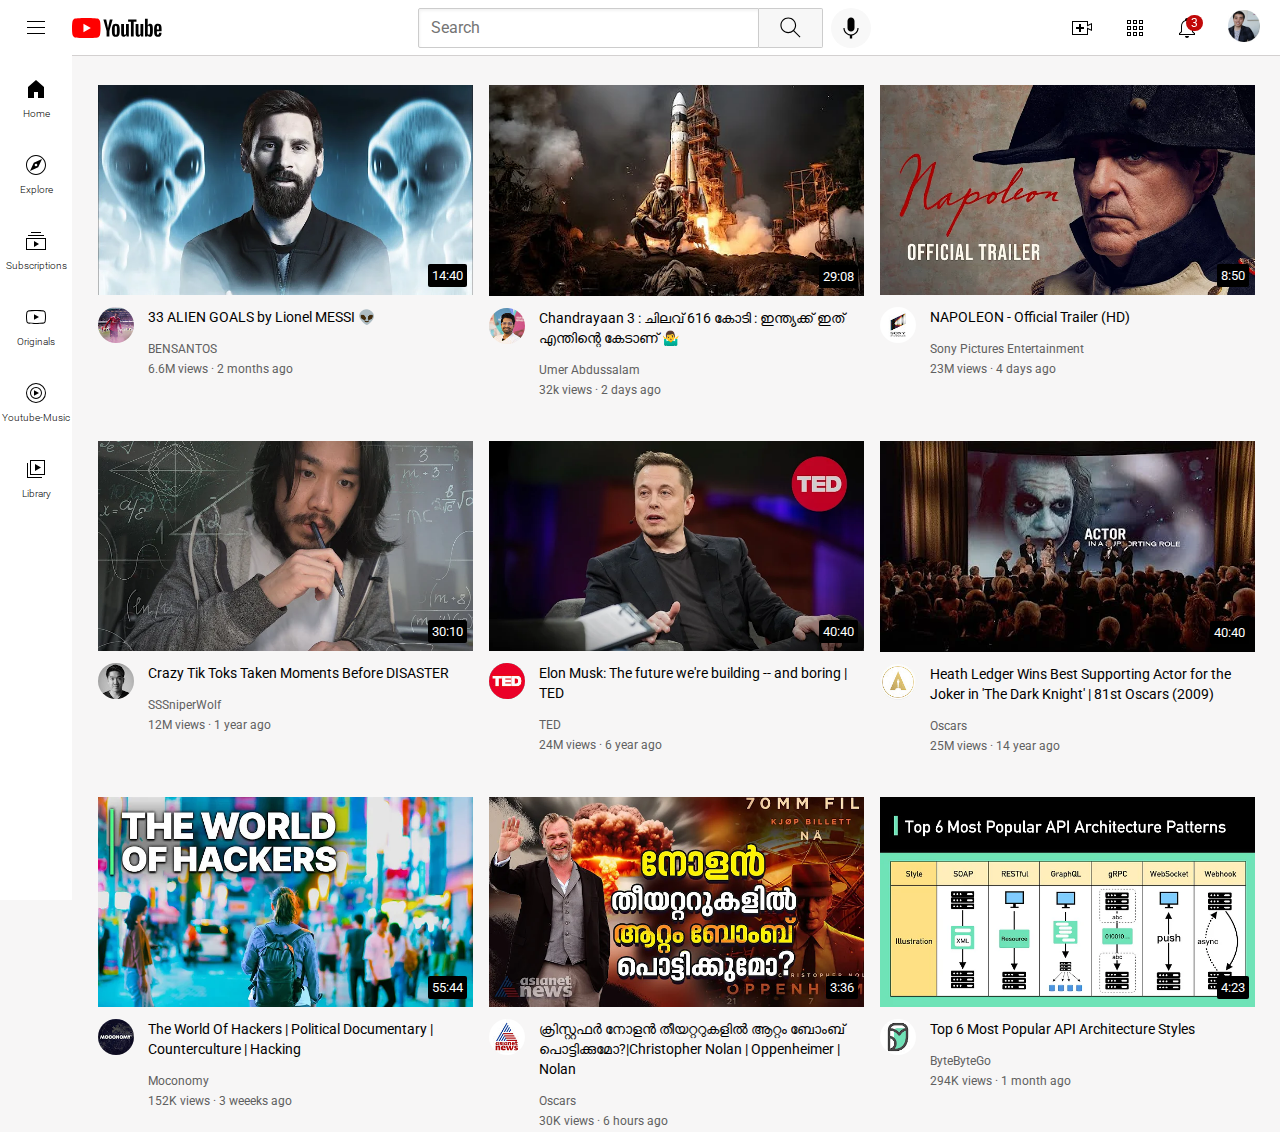
<file: index.html>
<!DOCTYPE html>
<html lang="en">

<head>
    <meta charset="UTF-8">
    <meta name="viewport" content="width=device-width, initial-scale=1.0">
    <title>Document</title>
    <link rel="stylesheet" href="home.css">
    <link rel="stylesheet" href="header-section.css">
    <link rel="stylesheet" href="sidebar.css">
    <link rel="preconnect" href="https://fonts.googleapis.com">
    <link rel="preconnect" href="https://fonts.gstatic.com" crossorigin>
    <link
        href="https://fonts.googleapis.com/css2?family=Fasthand&family=Pacifico&family=Pangolin&family=Roboto:wght@300;500;900&display=swap"
        rel="stylesheet">
</head>

<body>
    <div class="header">
        <div class="left-sec">
            <img class="hamburger" src="icons/hamburger-menu.svg" alt="">
            <img class="youtube-logo" src="icons/youtube-logo.svg" alt="">
        </div>
        <div class="mid-sec">
            <input class="search-bar" type="text" placeholder="Search">
            <button class="search-btn"><img style=" width: 27px; height: 35px;" src="icons/search.svg" alt="">
                <div class="tool-tip">Search</div>
            </button>
            <button class="voice-search-btn"><img src="icons/voice-search-icon.svg" alt="">
                <div class="tool-tip">Search with your voice</div>
            </button>
        </div>
        <div class="right-sec">
            <div class="ui-container"><img class="upload-icon" src="icons/upload.svg" alt="">
                <div class="tool-tip">Create</div>
            </div>
            <div class="ui-container"><img class="youtube-app-icon" src="icons/youtube-apps.svg" alt="">
                <div class="tool-tip">YouTube apps</div>
            </div>
            <div class="ui-container" style="position: relative;"><img class="notification-icon"
                    src="icons/notifications.svg" alt="">
                <div class="tool-tip">Notifications</div>
                <div class="notif-count">3</div>

            </div>
            <a href="https://www.youtube.com/channel/UCNB_zMUpINqTa6qZcRf8pOg"><img class="user-name-icon"
                    src="icons/my-channel.jpeg" alt=""></a>
        </div>
    </div>
    <div class="sidebar">
        <div class="sidebar-link"><img src="side-bar-icons/home.svg" alt="">
            <div>Home</div>
        </div>
        <div class="sidebar-link"><img src="side-bar-icons/explore.svg" alt="">
            <div>Explore</div>
        </div>
        <div class="sidebar-link"><img src="side-bar-icons/subscriptions.svg" alt="">
            <div>Subscriptions</div>
        </div>
        <div class="sidebar-link"><img src="side-bar-icons/originals.svg" alt="">
            <div>Originals</div>
        </div>
        <div class="sidebar-link"><img src="side-bar-icons/youtube-music.svg" alt="">
            <div>Youtube-Music</div>
        </div>
        <div class="sidebar-link"><img src="side-bar-icons/library.svg" alt="">
            <div>Library</div>
        </div>
    </div>

    <div class="container">
        <div class="video-preview">
            <div class="thumbnail-row"><a href="https://www.youtube.com/watch?v=jNCGYs-VXKY"><img class="thumbnails"
                        src="thumbnails/hq720.webp" alt=""></a>
                <div class="video-time">14:40</div>
            </div>

            <div class="grid">
                <div class="channel-picture">
                    <a href="https://www.youtube.com/@Destinationtips"><img class="icon"
                            src="icons/channels4_profile.jpg" alt=""></a>
                </div>

                <div class="video-info">
                    <a class="link" href="https://www.youtube.com/watch?v=jNCGYs-VXKY">
                        <p class="video-title ">33 ALIEN GOALS by Lionel MESSI 👽</p>
                    </a>
                    <p class="more-discription video-author">BENSANTOS</p>
                    <p class="more-discription">6.6M views · 2 months ago</p></a>
                </div>
            </div>
        </div>

        <div class="video-preview">
            <div class="thumbnail-row"><a href="https://www.youtube.com/watch?v=jNCGYs-VXKY"><img class="thumbnails"
                        src="thumbnails/hqdefault.webp" alt="server down"></a>
                <div class="video-time">29:08</div>
            </div>

            <div class="grid">
                <div class="channel-picture">
                    <a href="https://www.youtube.com/@Destinationtips"><img class="icon" src="thumbnails/unnamed.jpg"
                            alt="server down"></a>
                </div>
                <div class="video-info">
                    <a class="link" href="https://www.youtube.com/watch?v=jNCGYs-VXKY">
                        <p class="video-title ">Chandrayaan 3 : ചിലവ് 616 കോടി : ഇന്ത്യക്ക് ഇത് എന്തിന്റെ കേടാണ് 🤷‍♂️
                        </p>
                    </a>
                    <p class="more-discription video-author">Umer Abdussalam</p>
                    <p class="more-discription">32k views · 2 days ago</p></a>
                </div>
            </div>
        </div>

        <div class="video-preview">
            <a href="https://www.youtube.com/watch?v=jNCGYs-VXKY"><img class="thumbnails"
                    src="thumbnails/hq720 (1).webp" alt="server down"></a>
            <div class="thumbnail-row">
                <div class="video-time">8:50</div>
            </div>

            <div class="grid">
                <div class="channel-picture">
                    <a href="https://www.youtube.com/@Destinationtips"><img class="icon"
                            src="thumbnails/channels4_profile.jpg" alt="server down"></a>
                </div>
                <div class="video-info">
                    <a class="link" href="https://www.youtube.com/watch?v=jNCGYs-VXKY">
                        <p class="video-title ">NAPOLEON - Official Trailer (HD)</p>
                    </a>
                    <p class="more-discription video-author">Sony Pictures Entertainment</p>
                    <p class="more-discription">23M views · 4 days ago</p></a>
                </div>
            </div>
        </div>

        <div class="video-preview">
            <div class="thumbnail-row"><a href="https://www.youtube.com/watch?v=jNCGYs-VXKY"><img class="thumbnails"
                        src="thumbnails/hq720 (2).webp" alt="server down"></a>
                <div class="video-time">30:10</div>
            </div>
            <div class="grid">
                <div class="channel-picture">
                    <a href="https://www.youtube.com/@Destinationtips"><img class="icon"
                            src="thumbnails/unnamed (1).jpg" alt="server down"></a>
                </div>

                <div class="video-info">
                    <a class="link" href="https://www.youtube.com/watch?v=jNCGYs-VXKY">
                        <p class="video-title ">Crazy Tik Toks Taken Moments Before DISASTER</p>
                    </a>
                    <p class="more-discription video-author">SSSniperWolf</p>
                    <p class="more-discription">12M views · 1 year ago</p></a>
                </div>
            </div>
        </div>

        <div class="video-preview">
            <div class="thumbnail-row"><a href="https://www.youtube.com/watch?v=jNCGYs-VXKY"><img class="thumbnails"
                        src="thumbnails/musk.webp" alt="server down"></a>
                <div class="video-time">40:40</div>
            </div>
            <div class="grid">
                <div class="channel-picture">
                    <a href="https://www.youtube.com/@Destinationtips"><img class="icon"
                            src="thumbnails/musk-channel.jpg" alt="server down"></a>
                </div>

                <div class="video-info">
                    <a class="link" href="https://www.youtube.com/watch?v=jNCGYs-VXKY">
                        <p class="video-title ">Elon Musk: The future we're building -- and boring | TED</p>
                    </a>
                    <p class="more-discription video-author">TED </p>
                    <p class="more-discription">24M views · 6 year ago</p></a>
                </div>
            </div>
        </div>

        <div class="video-preview">
            <div class="thumbnail-row"><a href="https://www.youtube.com/watch?v=jNCGYs-VXKY"><img class="thumbnails"
                        src="thumbnails/heath-ledger.webp" alt="server down"></a>
                <div class="video-time">40:40</div>
            </div>
            <div class="grid">
                <div class="channel-picture">
                    <a href="https://www.youtube.com/@Destinationtips"><img class="icon"
                            src="thumbnails/heath-oscar.jpg" alt="server down"></a>
                </div>

                <div class="video-info">
                    <a class="link" href="https://www.youtube.com/watch?v=jNCGYs-VXKY">
                        <p class="video-title ">Heath Ledger Wins Best Supporting Actor for the Joker in 'The Dark
                            Knight' | 81st Oscars (2009)</p>
                    </a>
                    <p class="more-discription video-author">Oscars </p>
                    <p class="more-discription">25M views · 14 year ago</p></a>
                </div>
            </div>
        </div>

        <div class="video-preview">
            <div class="thumbnail-row"><a href="https://www.youtube.com/watch?v=jNCGYs-VXKY"><img class="thumbnails"
                        src="thumbnails/hacker.webp" alt="server down"></a>
                <div class="video-time">55:44</div>
            </div>
            <div class="grid">
                <div class="channel-picture">
                    <a href="https://www.youtube.com/@Destinationtips"><img class="icon"
                            src="thumbnails/hacker-icon.jpg" alt="server down"></a>
                </div>

                <div class="video-info">
                    <a class="link" href="https://www.youtube.com/watch?v=jNCGYs-VXKY">
                        <p class="video-title ">The World Of Hackers | Political Documentary | Counterculture | Hacking
                        </p>
                    </a>
                    <p class="more-discription video-author">Moconomy</p>
                    <p class="more-discription">152K views · 3 weeeks ago</p></a>
                </div>
            </div>
        </div>

        <div class="video-preview">
            <div class="thumbnail-row"><a href="https://www.youtube.com/watch?v=jNCGYs-VXKY"><img class="thumbnails"
                        src="thumbnails/nolan.webp" alt="server down"></a>
                <div class="video-time">3:36</div>
            </div>
            <div class="grid">
                <div class="channel-picture">
                    <a href="https://www.youtube.com/@Destinationtips"><img class="icon"
                            src="thumbnails/unnamed (2).jpg" alt="server down"></a>
                </div>

                <div class="video-info">
                    <p class="video-title ">ക്രിസ്റ്റഫർ നോളൻ തീയറ്ററുകളിൽ ആറ്റം ബോംബ് പൊട്ടിക്കുമോ?|Christopher Nolan |
                        Oppenheimer | Nolan</p>
                    <p class="more-discription video-author">Oscars </p>
                    <p class="more-discription">30K views · 6 hours ago</p></a>
                </div>
            </div>
        </div>

        <div class="video-preview">
            <div class="thumbnail-row"><a href="https://www.youtube.com/watch?v=jNCGYs-VXKY"><img class="thumbnails"
                        src="thumbnails/bitecode.webp" alt="server down"></a>
                <div class="video-time">4:23</div>
            </div>
            <div class="grid">
                <div class="channel-picture">
                    <a href="https://www.youtube.com/@Destinationtips"><img class="icon" src="thumbnails/last-icon.jpg"
                            alt="server down"></a>
                </div>

                <div class="video-info">
                    <a class="link" href="https://www.youtube.com/watch?v=jNCGYs-VXKY">
                        <p class="video-title ">Top 6 Most Popular API Architecture Styles</p>
                    </a>
                    <p class="more-discription video-author">ByteByteGo </p>
                    <p class="more-discription">294K views · 1 month ago</p></a>
                </div>
            </div>
        </div>
    </div>
</body>

</html>
</file>
<file: home.css>
body{
    margin: 0;
    padding-top: 85px;
    padding-left: 98px;
    padding-right: 25px;
    background-color: rgb(247, 246, 246);
}

.container{
    display: grid;
    grid-template-columns:1fr 1fr 1fr ;
    column-gap: 16px;
    row-gap: 40px;
    
}
.thumbnails{
    width: 100%;
   margin-bottom: 8px;
}
.grid{
    display: grid;
    grid-template-columns: 50px 2fr;
}

.icon{
    width: 36px;
    border-radius: 80px;
}
p{
    font-family: roboto,Arial;
    margin-top: 0;
    margin-bottom: 0;
}
.video-title{
    margin-top: 0%;
    margin-bottom: 15px;
    font-weight: 400px;
    line-height: 20px;
    font-size: 14px;
    cursor: pointer;
}
.thumbnail-row{
    position: relative;
    cursor: pointer;
}
.more-discription{
    color: rgb(96, 96, 96);
    font-size: 12px;
    margin-bottom: 4px;
}
.video-author{
    margin-bottom: 6px;
}
.video-time{
    padding: 4px;
    position: absolute;
    bottom: 20px;
    right: 6px;
    background-color: black;
    color: white;
    font-family: Roboto,Arial, Helvetica, sans-serif;
    font-size: 13px;
    border-radius: 2px;
}

.link{
    text-decoration: none;
    color: black;

}
</file>
<file: header-section.css>
.header{
    display: flex;
    flex-direction: row;
    height: 55px;
    justify-content: space-between;
    position: fixed;
    top: 0;
    left: 0;
    right: 0;
    background-color: #fff;
    border-bottom:1px solid rgb(211, 208, 208) ;
    z-index: 99;
}
.left-sec{
    display: flex;
    align-items: center;
}
.hamburger{
    height: 24px;
    margin: 0 24px 0 24px;
    cursor: pointer;
}
.youtube-logo{
    height: 20px;
    cursor: pointer;
}
.mid-sec{
    flex: 1;
    margin-left: 60px;
    display: flex;
    align-items: center;
    max-width: 470px;
}
.search-btn{
    height: 40px;
    width: 64px;
    border: 1px solid #cccccc;
    border-left: none;
    border-top-right-radius: 2px;
    border-bottom-right-radius: 2px;
    background-color: #f7f7f7;
    cursor: pointer;
    position: relative;
    
}
.search-btn:hover{
    background-color: #e8e7e7;
}
.search-btn:active{
    background-color: #d9d7d7 ;
}
.search-btn .tool-tip, .voice-search-btn .tool-tip{
    position: absolute;
    background-color: rgb(92, 89, 89);
    color: white;
    padding: 10px 8px;
    font-family: Roboto,Arial, Helvetica, sans-serif;
    font-weight: 350;
    font-size: 12px;
    border-radius: 2px;
    bottom: -50px;
    opacity: 0;
    transition: opsacity 0.15s;
    pointer-events: none;
    white-space: nowrap;
}
.search-btn:hover .tool-tip, .voice-search-btn:hover .tool-tip{
    opacity: 1;
}

.search-bar{
    flex: 1;
    height: 36px;
    padding-left: 12px;
    font-size: 16px;
    border: 1px solid #cccccc;
    border-top-left-radius: 2px;
    border-bottom-left-radius: 2px;
    font-weight: 400;
    box-shadow: inset 1px 2px 3px rgb(0,0,0,0.05);
    width: 0;
    margin-left: 17px;
}
.search-bar::placeholder{
    font-family: Roboto,Arial, Helvetica, sans-serif;
}
.search-bar:focus {
    outline: 1px solid #1f5cc6;
    outline-offset: -1px;
  }
.voice-search-btn{
    cursor: pointer;
    height: 40px;
    width: 40px;
    border-radius: 20px;
    border: none;
    background-color: #f8f8f8;;
    display: flex;
    justify-content: center;
    align-items: center;
    margin-left: 8px;
    position: relative;
}



.right-sec{
    width: 190px;
    display: flex;
    align-items: center;
    justify-content: space-between;
    margin: 20px;
    flex-shrink: 0;
}
.right-sec img{
    cursor: pointer;
}
.upload-icon{   
    height: 24px;
}
.youtube-app-icon{
    height: 24px;
}
.notification-icon{
    height: 24px;
}
.user-name-icon{
    height: 32px;
}
.notif-count{
    position: absolute;
    top: -1px;
    right: -4px;
    background-color: rgb(193, 9, 9);
    color: white;
    font-family: Roboto,Arial, Helvetica, sans-serif;
    font-size: 12px;
    padding-left: 5px;
    padding-right: 5px;
    padding-top: 1px;
    padding-bottom: 1px;
    border-radius: 10px;

}
.ui-container .tool-tip{
    position: absolute;
    background-color: rgb(92, 89, 89);
    color: white;
    padding: 10px 8px;
    font-family: Roboto,Arial, Helvetica, sans-serif;
    font-weight: 375;
    font-size: 12px;
    border-radius: 2px;
    bottom: -34px;
    opacity: 0;
    transition: opsacity 0.1s;
    pointer-events: none;
    white-space: nowrap;
}
.ui-container:hover .tool-tip{
    opacity: 1;
}
.ui-container{
    display: flex;
    justify-content: center;
}
</file>
<file: sidebar.css>
.sidebar{
    position: fixed;
    left: 0;
    bottom: 0;
    top: 55px;
    background-color: white;
    width: 72px;
    padding-top: 5px;
    z-index: 200;
}
.sidebar-link{
    height: 76px;
    background-color: white;
    display: flex;
    justify-content: center;
    align-items: center;
    flex-direction: column;
    
}
.sidebar-link:hover{
    background-color: rgb(219, 217, 217);
    cursor: pointer;
}
.sidebar-link img{
    height: 24px;
}
.sidebar-link div{
    font-family: Roboto,Arial, Helvetica, sans-serif;
    font-size: 10px;
    margin-top: 7px;
    font-weight: 300;
    
}
</file>
